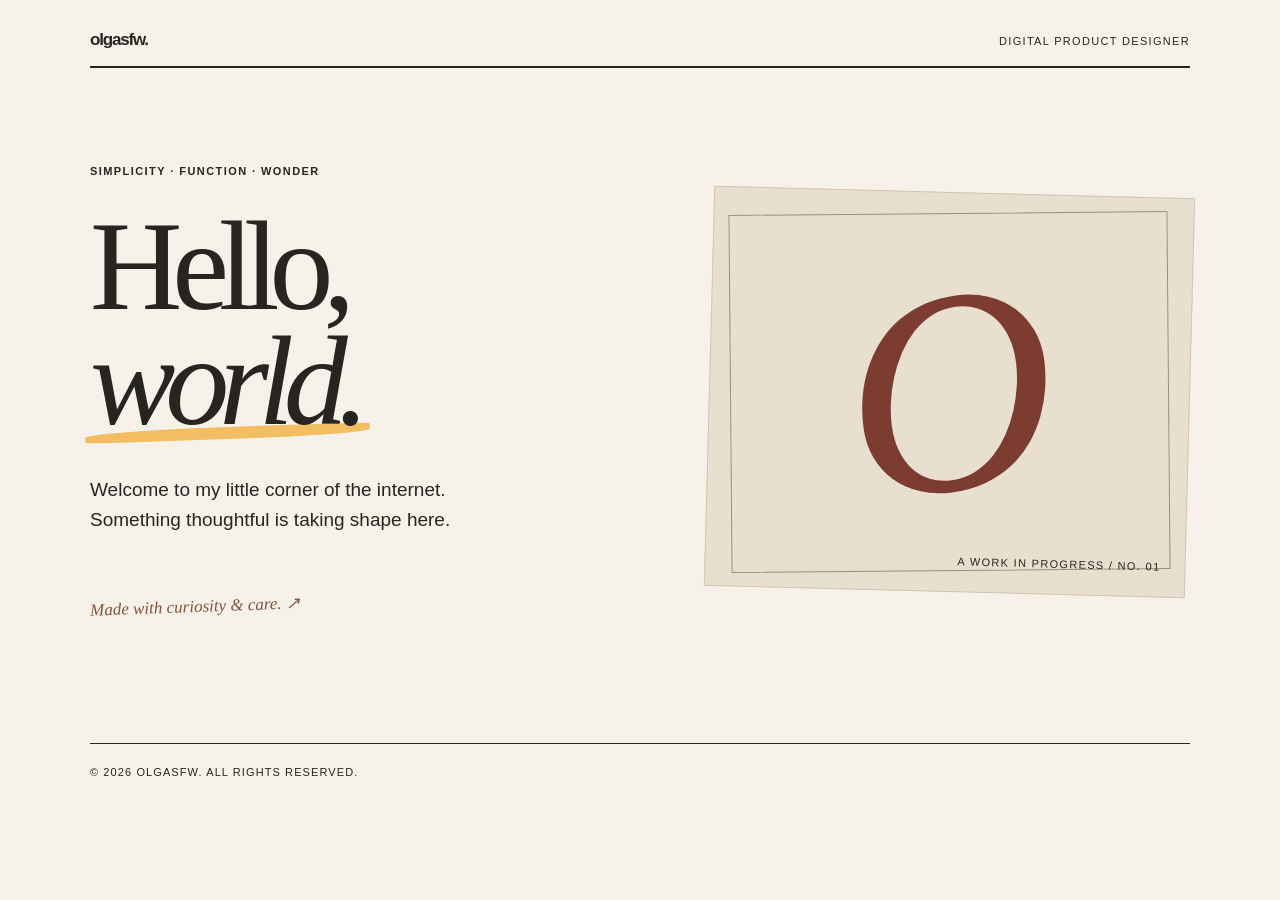
<file: index.html>
<!DOCTYPE html>
<html lang="en">
<head>
  <meta charset="UTF-8">
  <meta name="viewport" content="width=device-width, initial-scale=1">
  <title>Hello, world — olgasfw</title>
  <style>
    * { box-sizing: border-box; }
    body { margin: 0; color: #272522; background-color: #f6f2e9; background-image: repeating-linear-gradient(0deg, transparent, transparent 3px, rgba(75,65,50,.018) 4px); font-family: Georgia, serif; }
    .page { width: min(1100px, calc(100% - 48px)); margin: 0 auto; }
    header { display: flex; justify-content: space-between; align-items: baseline; padding: 30px 0 16px; border-bottom: 2px solid #272522; }
    .logo { font: bold 17px Arial, sans-serif; letter-spacing: -.07em; }
    .header-note { font: 11px Arial, sans-serif; letter-spacing: .12em; text-transform: uppercase; }
    main { min-height: 75vh; display: grid; grid-template-columns: 1.15fr 1fr; align-items: center; gap: 6%; padding: 48px 0 75px; }
    .eyebrow { font: bold 11px Arial, sans-serif; letter-spacing: .13em; text-transform: uppercase; }
    h1 { position: relative; font-size: clamp(72px, 10vw, 140px); letter-spacing: -.08em; line-height: .9; margin: 32px 0 36px; font-weight: normal; }
    h1 em { display: inline-block; position: relative; font-weight: normal; z-index: 0; }
    h1 em::after { content: ''; position: absolute; height: 12px; background: #f2bd63; left: -2%; right: -4%; bottom: 0; transform: rotate(-2deg); z-index: -1; border-radius: 50% 12% 45% 10%; }
    .intro { max-width: 390px; font: 19px/1.55 Arial, sans-serif; }
    .little-note { margin-top: 55px; font: italic 17px/1.4 Georgia, serif; color: #80543c; transform: rotate(-2deg); }
    .art { min-height: 400px; display: grid; place-items: center; position: relative; background: #e8dfcf; border: 1px solid #d2c5b2; transform: rotate(1.5deg); overflow: hidden; }
    .art::before { content: ''; position: absolute; inset: 20px; border: 1px solid #9e8f7b; transform: rotate(-2deg); }
    .art-letter { color: #7c3c31; font: italic 290px/.8 Georgia, serif; transform: rotate(-9deg); }
    .art-caption { position: absolute; right: 24px; bottom: 24px; font: 11px Arial, sans-serif; letter-spacing: .12em; text-transform: uppercase; }
    footer { border-top: 1px solid #272522; display: flex; justify-content: space-between; gap: 20px; padding: 22px 0 35px; font: 11px Arial, sans-serif; letter-spacing: .1em; text-transform: uppercase; }
    @media (max-width: 700px) { .page { width: calc(100% - 36px); } main { grid-template-columns: 1fr; gap: 35px; padding: 42px 0 65px; } .art { min-height: 320px; } .art-letter { font-size: 230px; } .little-note { margin-top: 35px; } footer { flex-direction: column; } }
  </style>
</head>
<body>
  <div class="page">
    <header><div class="logo">olgasfw.</div><div class="header-note">Digital Product Designer</div></header>
    <main>
      <section><p class="eyebrow">Simplicity · Function · Wonder</p><h1>Hello,<br><em>world.</em></h1><p class="intro">Welcome to my little corner of the internet. Something thoughtful is taking shape here.</p><p class="little-note">Made with curiosity &amp; care. ↗</p></section>
      <div class="art" aria-hidden="true"><span class="art-letter">O</span><span class="art-caption">A work in progress / No. 01</span></div>
    </main>
    <footer><span>© 2026 olgasfw. All rights reserved.</span></footer>
  </div>
</body>
</html>
</file>
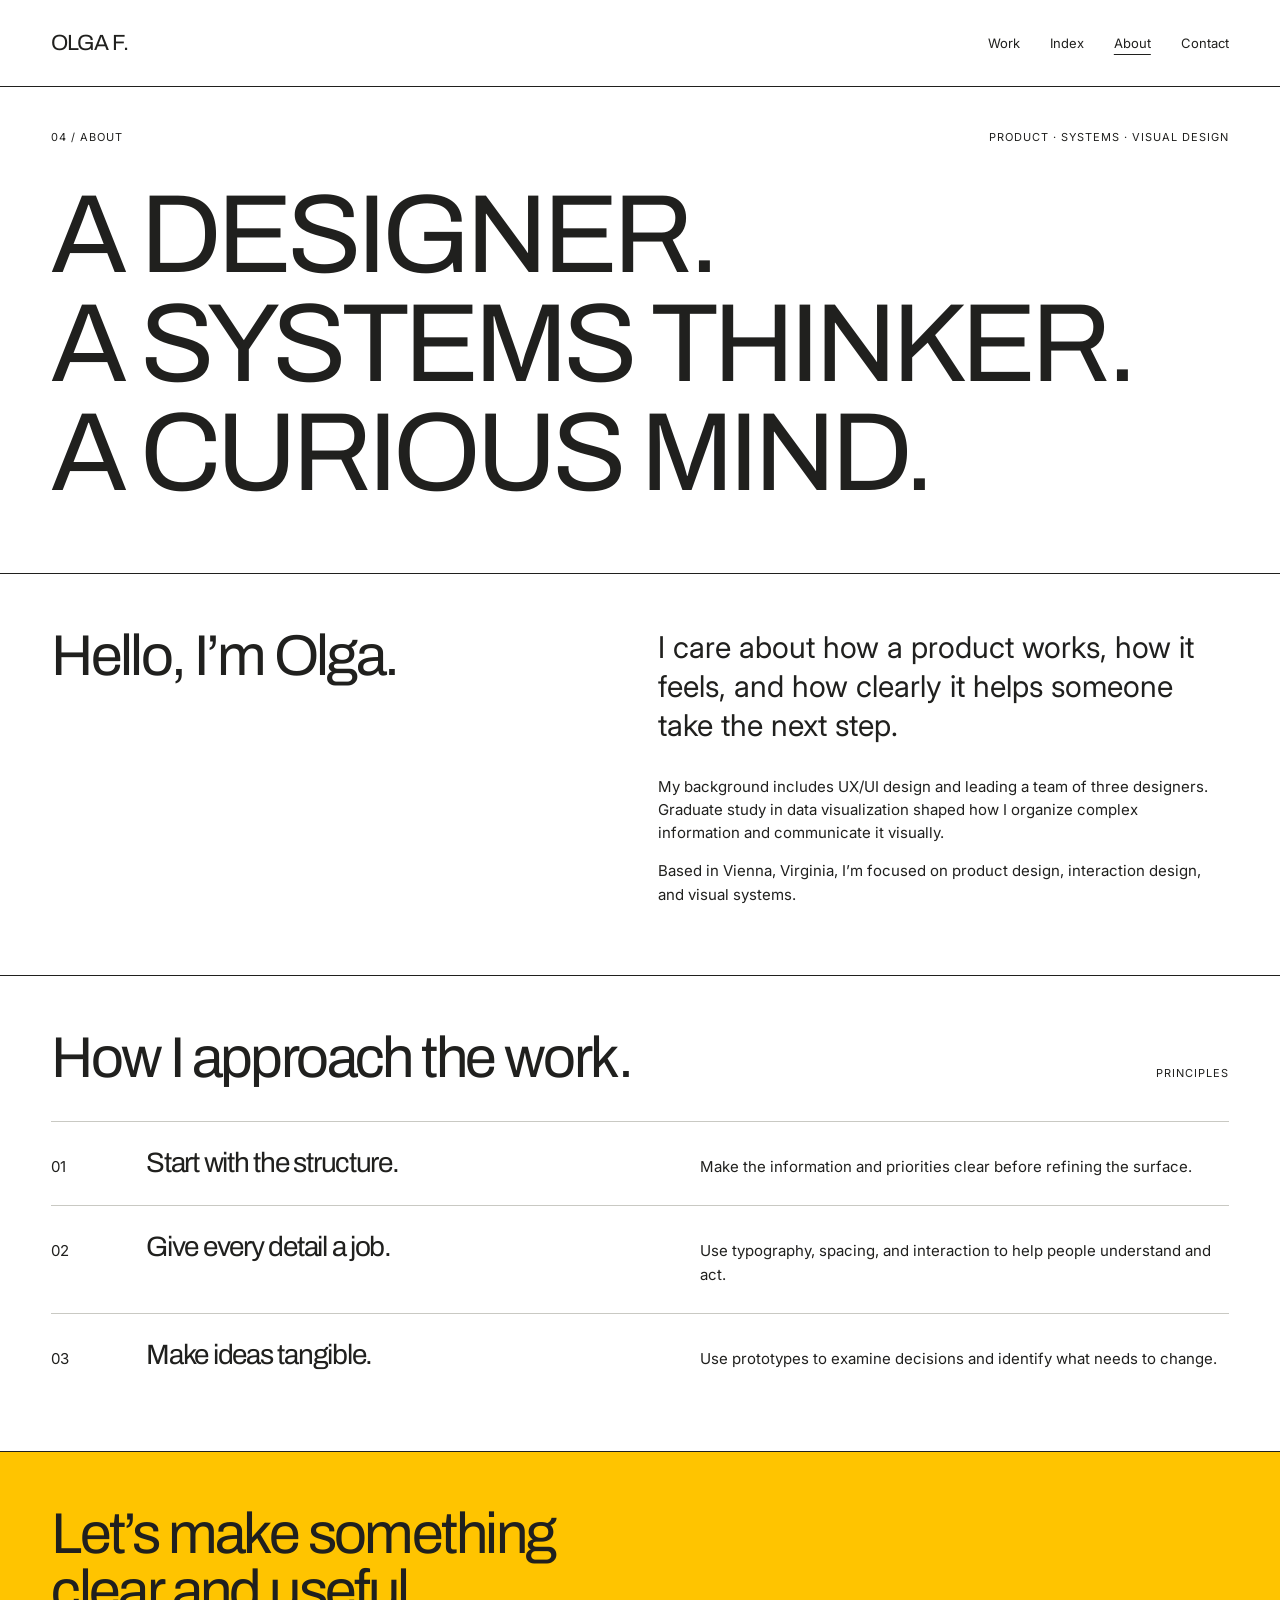
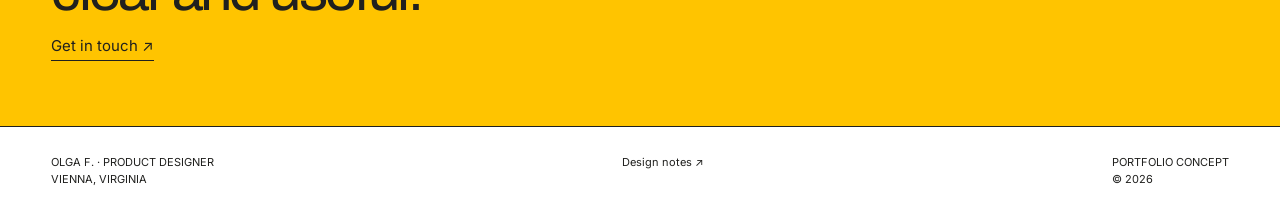
<file: about.html>
<!doctype html><html lang="en"><head><meta charset="utf-8"><meta name="viewport" content="width=device-width,initial-scale=1"><title>About — Olga / Product Designer</title><meta name="description" content="Olga’s product design portfolio concept. Clear interfaces, thoughtful systems, and an editorial approach."><link rel="stylesheet" href="style.css"></head><body><header><a class="brand" href="index.html">OLGA F.</a><button class="menu" aria-expanded="false" aria-controls="navigation">Menu +</button><nav id="navigation" aria-label="Main navigation"><a href="index.html" >Work</a><a href="projects.html" >Index</a><a href="about.html" aria-current="page">About</a><a href="contact.html" >Contact</a></nav></header><main><section class="hero"><div class="eyebrow"><span>04 / ABOUT</span><span>PRODUCT · SYSTEMS · VISUAL DESIGN</span></div><h1 class="about-title">A designer.<br>A systems thinker.<br>A curious mind.</h1></section><section class="section"><div class="columns"><h2>Hello, I’m Olga.</h2><div><p class="statement">I care about how a product works, how it feels, and how clearly it helps someone take the next step.</p><p>My background includes UX/UI design and leading a team of three designers. Graduate study in data visualization shaped how I organize complex information and communicate it visually.</p><p>Based in Vienna, Virginia, I’m focused on product design, interaction design, and visual systems.</p></div></div></section><section class="section"><div class="section-head"><h2>How I approach the work.</h2><span class="label">PRINCIPLES</span></div><div class="listrow"><span>01</span><h3>Start with the structure.</h3><p>Make the information and priorities clear before refining the surface.</p></div><div class="listrow"><span>02</span><h3>Give every detail a job.</h3><p>Use typography, spacing, and interaction to help people understand and act.</p></div><div class="listrow"><span>03</span><h3>Make ideas tangible.</h3><p>Use prototypes to examine decisions and identify what needs to change.</p></div></section><section class="section yellow"><h2>Let’s make something<br>clear and useful.</h2><p><a class="text-link" href="contact.html">Get in touch ↗</a></p></section></main><footer><span>OLGA F. · PRODUCT DESIGNER<br>VIENNA, VIRGINIA</span><a href="design.html">Design notes ↗</a><span>PORTFOLIO CONCEPT<br>© 2026</span></footer><script>document.querySelector('.menu').onclick=function(){const n=document.querySelector('nav');const open=n.classList.toggle('open');this.setAttribute('aria-expanded',open);this.textContent=open?'Close −':'Menu +';};</script></body></html>
</file>
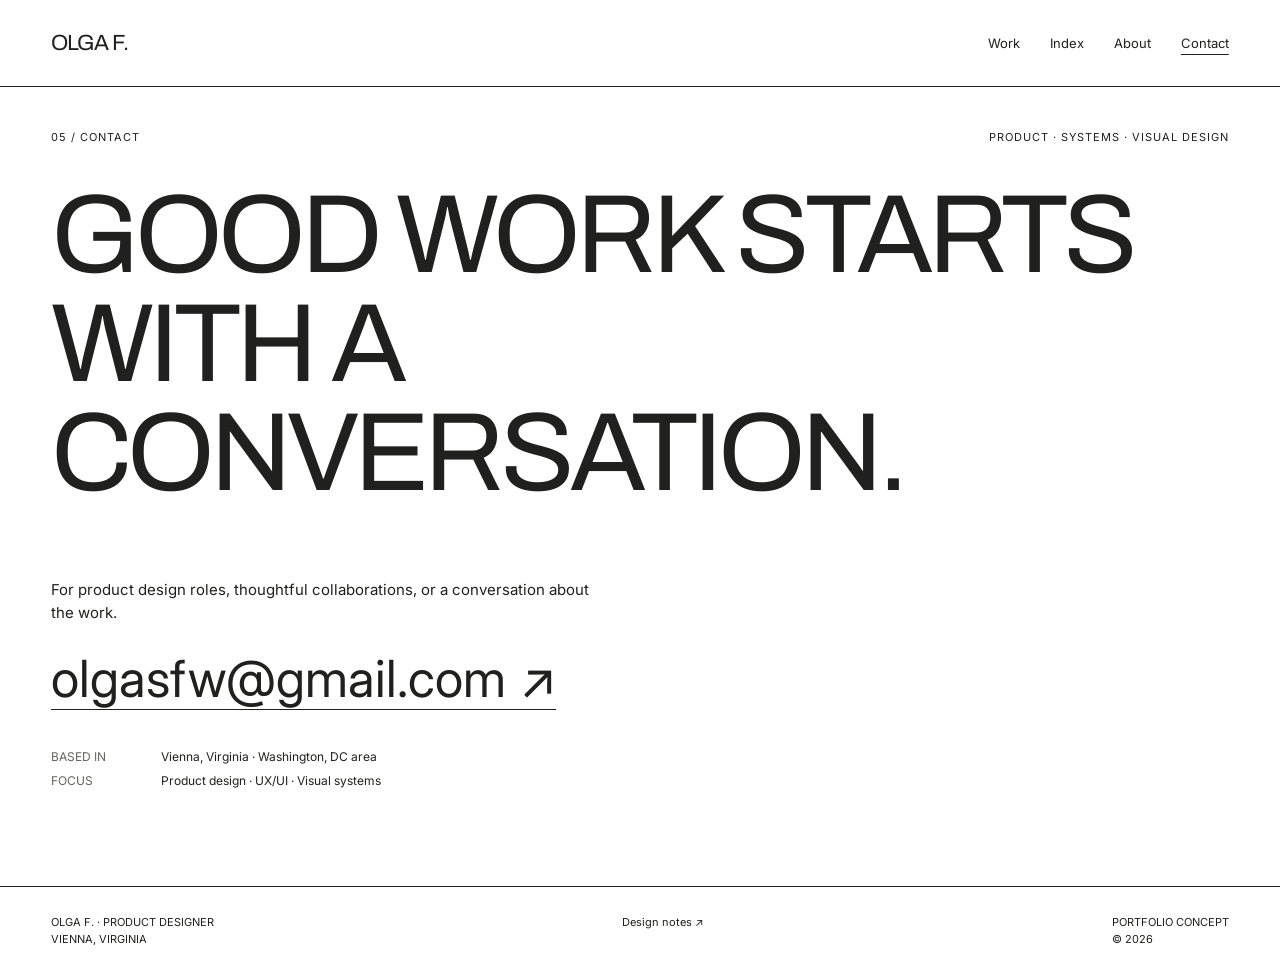
<file: contact.html>
<!doctype html><html lang="en"><head><meta charset="utf-8"><meta name="viewport" content="width=device-width,initial-scale=1"><title>Contact — Olga / Product Designer</title><meta name="description" content="Olga’s product design portfolio concept. Clear interfaces, thoughtful systems, and an editorial approach."><link rel="stylesheet" href="style.css"></head><body><header><a class="brand" href="index.html">OLGA F.</a><button class="menu" aria-expanded="false" aria-controls="navigation">Menu +</button><nav id="navigation" aria-label="Main navigation"><a href="index.html" >Work</a><a href="projects.html" >Index</a><a href="about.html" >About</a><a href="contact.html" aria-current="page">Contact</a></nav></header><main><section class="hero contact"><div class="eyebrow"><span>05 / CONTACT</span><span>PRODUCT · SYSTEMS · VISUAL DESIGN</span></div><h1>Good work starts<br>with a conversation.</h1><p>For product design roles, thoughtful collaborations, or a conversation about the work.</p><p><a class="email" href="mailto:olgasfw@gmail.com">olgasfw@gmail.com ↗</a></p><dl class="meta"><dt>Based in</dt><dd>Vienna, Virginia · Washington, DC area</dd><dt>Focus</dt><dd>Product design · UX/UI · Visual systems</dd></dl></section></main><footer><span>OLGA F. · PRODUCT DESIGNER<br>VIENNA, VIRGINIA</span><a href="design.html">Design notes ↗</a><span>PORTFOLIO CONCEPT<br>© 2026</span></footer><script>document.querySelector('.menu').onclick=function(){const n=document.querySelector('nav');const open=n.classList.toggle('open');this.setAttribute('aria-expanded',open);this.textContent=open?'Close −':'Menu +';};</script></body></html>
</file>
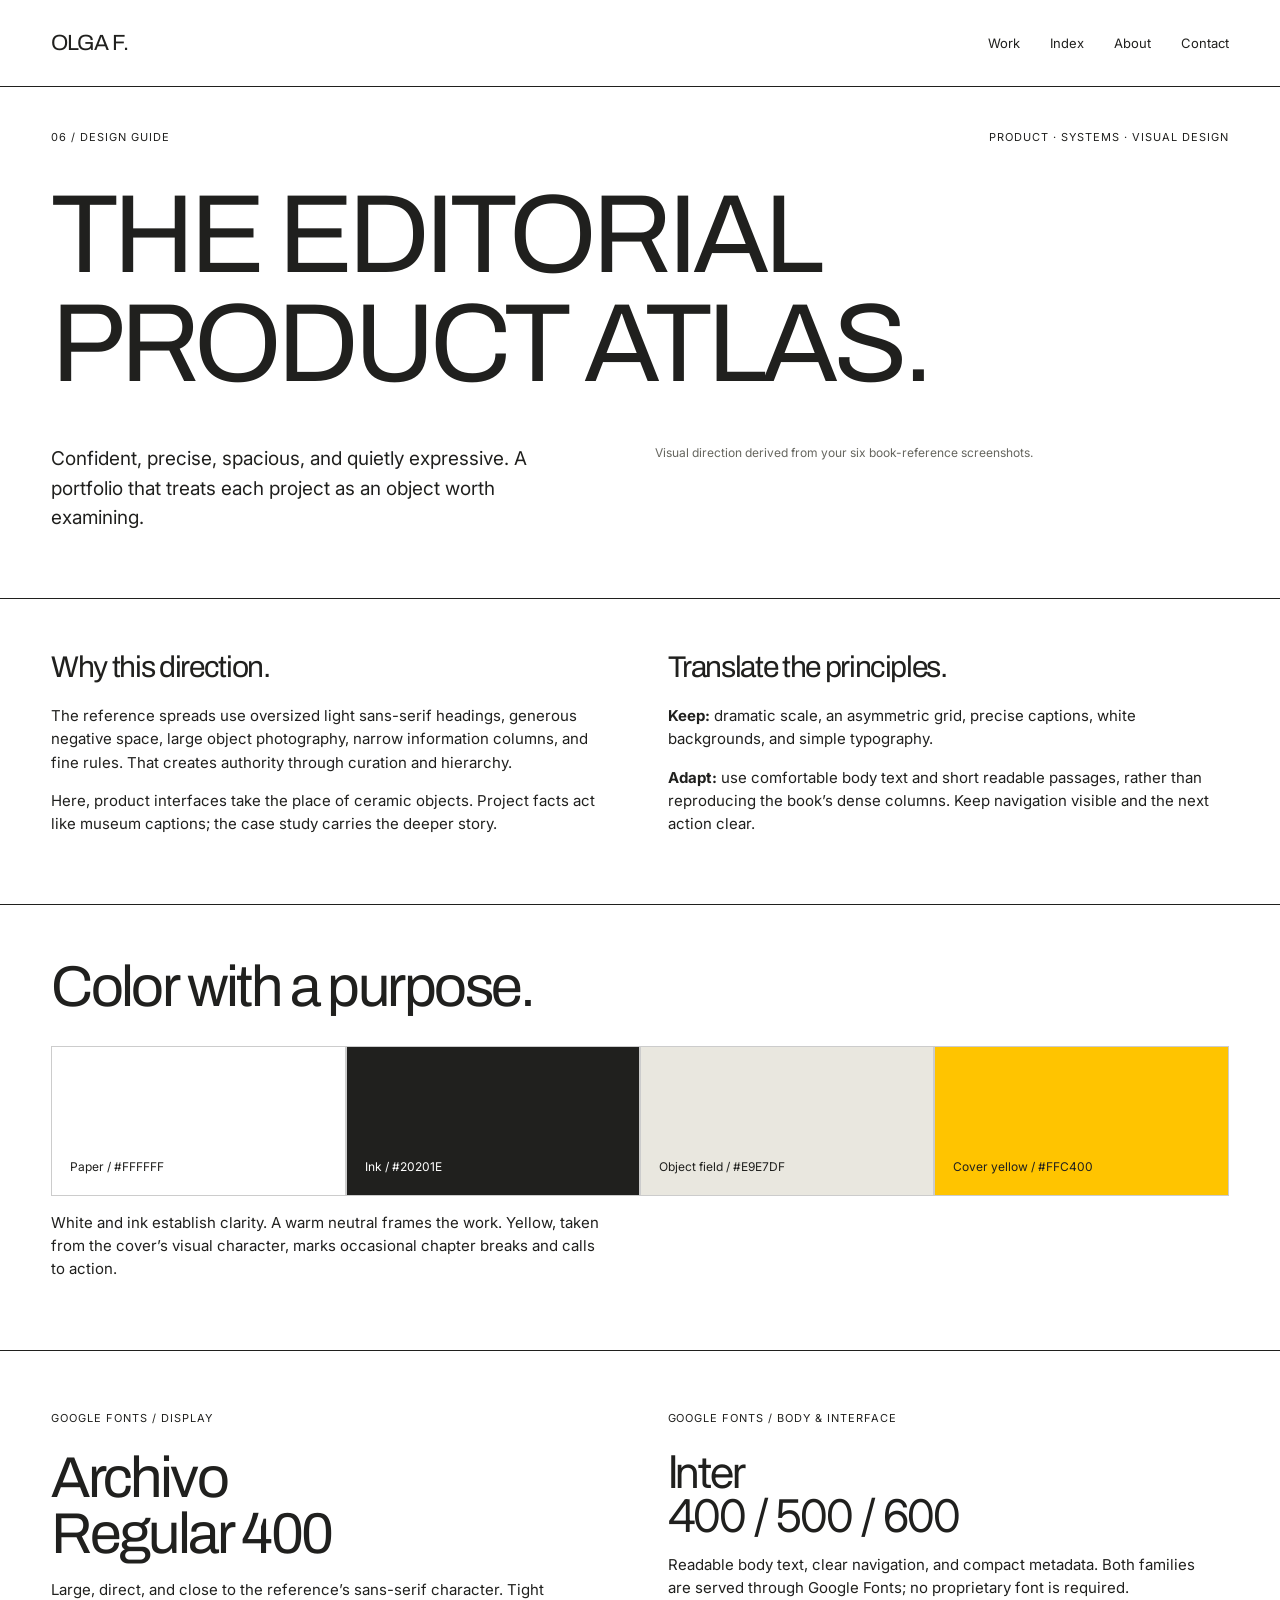
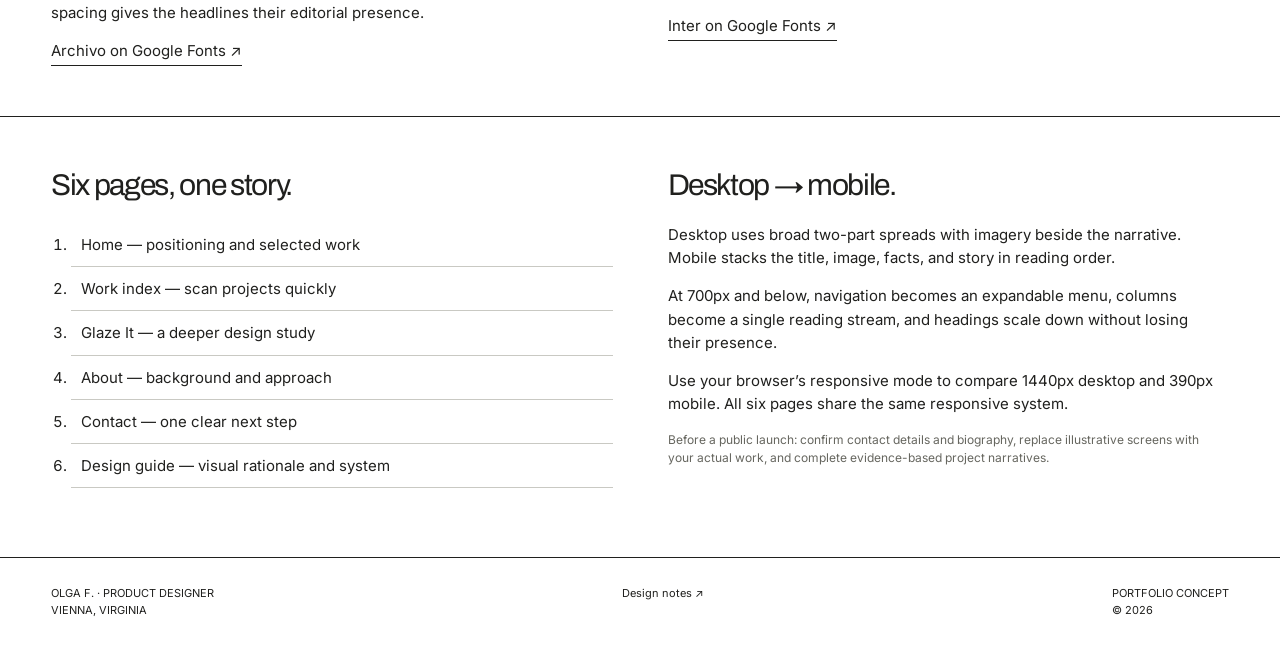
<file: design.html>
<!doctype html><html lang="en"><head><meta charset="utf-8"><meta name="viewport" content="width=device-width,initial-scale=1"><title>Design direction — Olga / Product Designer</title><meta name="description" content="Olga’s product design portfolio concept. Clear interfaces, thoughtful systems, and an editorial approach."><link rel="stylesheet" href="style.css"></head><body><header><a class="brand" href="index.html">OLGA F.</a><button class="menu" aria-expanded="false" aria-controls="navigation">Menu +</button><nav id="navigation" aria-label="Main navigation"><a href="index.html" >Work</a><a href="projects.html" >Index</a><a href="about.html" >About</a><a href="contact.html" >Contact</a></nav></header><main><section class="hero"><div class="eyebrow"><span>06 / DESIGN GUIDE</span><span>PRODUCT · SYSTEMS · VISUAL DESIGN</span></div><h1>The editorial<br>product atlas.</h1><div class="hero-bottom"><p>Confident, precise, spacious, and quietly expressive. A portfolio that treats each project as an object worth examining.</p><span class="note">Visual direction derived from your six book-reference screenshots.</span></div></section><section class="section guide-grid"><div><h3>Why this direction.</h3><p>The reference spreads use oversized light sans-serif headings, generous negative space, large object photography, narrow information columns, and fine rules. That creates authority through curation and hierarchy.</p><p>Here, product interfaces take the place of ceramic objects. Project facts act like museum captions; the case study carries the deeper story.</p></div><div><h3>Translate the principles.</h3><p><b>Keep:</b> dramatic scale, an asymmetric grid, precise captions, white backgrounds, and simple typography.</p><p><b>Adapt:</b> use comfortable body text and short readable passages, rather than reproducing the book’s dense columns. Keep navigation visible and the next action clear.</p></div></section><section class="section"><h2>Color with a purpose.</h2><div class="palette"><div class="color" style="background:#fff">Paper / #FFFFFF</div><div class="color" style="background:#20201e;color:#fff">Ink / #20201E</div><div class="color" style="background:#e9e7df">Object field / #E9E7DF</div><div class="color yellow">Cover yellow / #FFC400</div></div><p>White and ink establish clarity. A warm neutral frames the work. Yellow, taken from the cover’s visual character, marks occasional chapter breaks and calls to action.</p></section><section class="section guide-grid"><div><span class="label">GOOGLE FONTS / DISPLAY</span><h2 style="margin-top:22px">Archivo<br>Regular 400</h2><p>Large, direct, and close to the reference’s sans-serif character. Tight spacing gives the headlines their editorial presence.</p><a class="text-link" href="https://fonts.google.com/specimen/Archivo">Archivo on Google Fonts ↗</a></div><div><span class="label">GOOGLE FONTS / BODY & INTERFACE</span><h2 style="font-family:Inter;margin-top:22px;font-size:45px">Inter<br>400 / 500 / 600</h2><p>Readable body text, clear navigation, and compact metadata. Both families are served through Google Fonts; no proprietary font is required.</p><a class="text-link" href="https://fonts.google.com/specimen/Inter">Inter on Google Fonts ↗</a></div></section><section class="section guide-grid"><div><h3>Six pages, one story.</h3><ol class="page-list"><li>Home — positioning and selected work</li><li>Work index — scan projects quickly</li><li>Glaze It — a deeper design study</li><li>About — background and approach</li><li>Contact — one clear next step</li><li>Design guide — visual rationale and system</li></ol></div><div><h3>Desktop → mobile.</h3><p>Desktop uses broad two-part spreads with imagery beside the narrative. Mobile stacks the title, image, facts, and story in reading order.</p><p>At 700px and below, navigation becomes an expandable menu, columns become a single reading stream, and headings scale down without losing their presence.</p><p>Use your browser’s responsive mode to compare 1440px desktop and 390px mobile. All six pages share the same responsive system.</p><p class="note">Before a public launch: confirm contact details and biography, replace illustrative screens with your actual work, and complete evidence-based project narratives.</p></div></section></main><footer><span>OLGA F. · PRODUCT DESIGNER<br>VIENNA, VIRGINIA</span><a href="design.html">Design notes ↗</a><span>PORTFOLIO CONCEPT<br>© 2026</span></footer><script>document.querySelector('.menu').onclick=function(){const n=document.querySelector('nav');const open=n.classList.toggle('open');this.setAttribute('aria-expanded',open);this.textContent=open?'Close −':'Menu +';};</script></body></html>
</file>
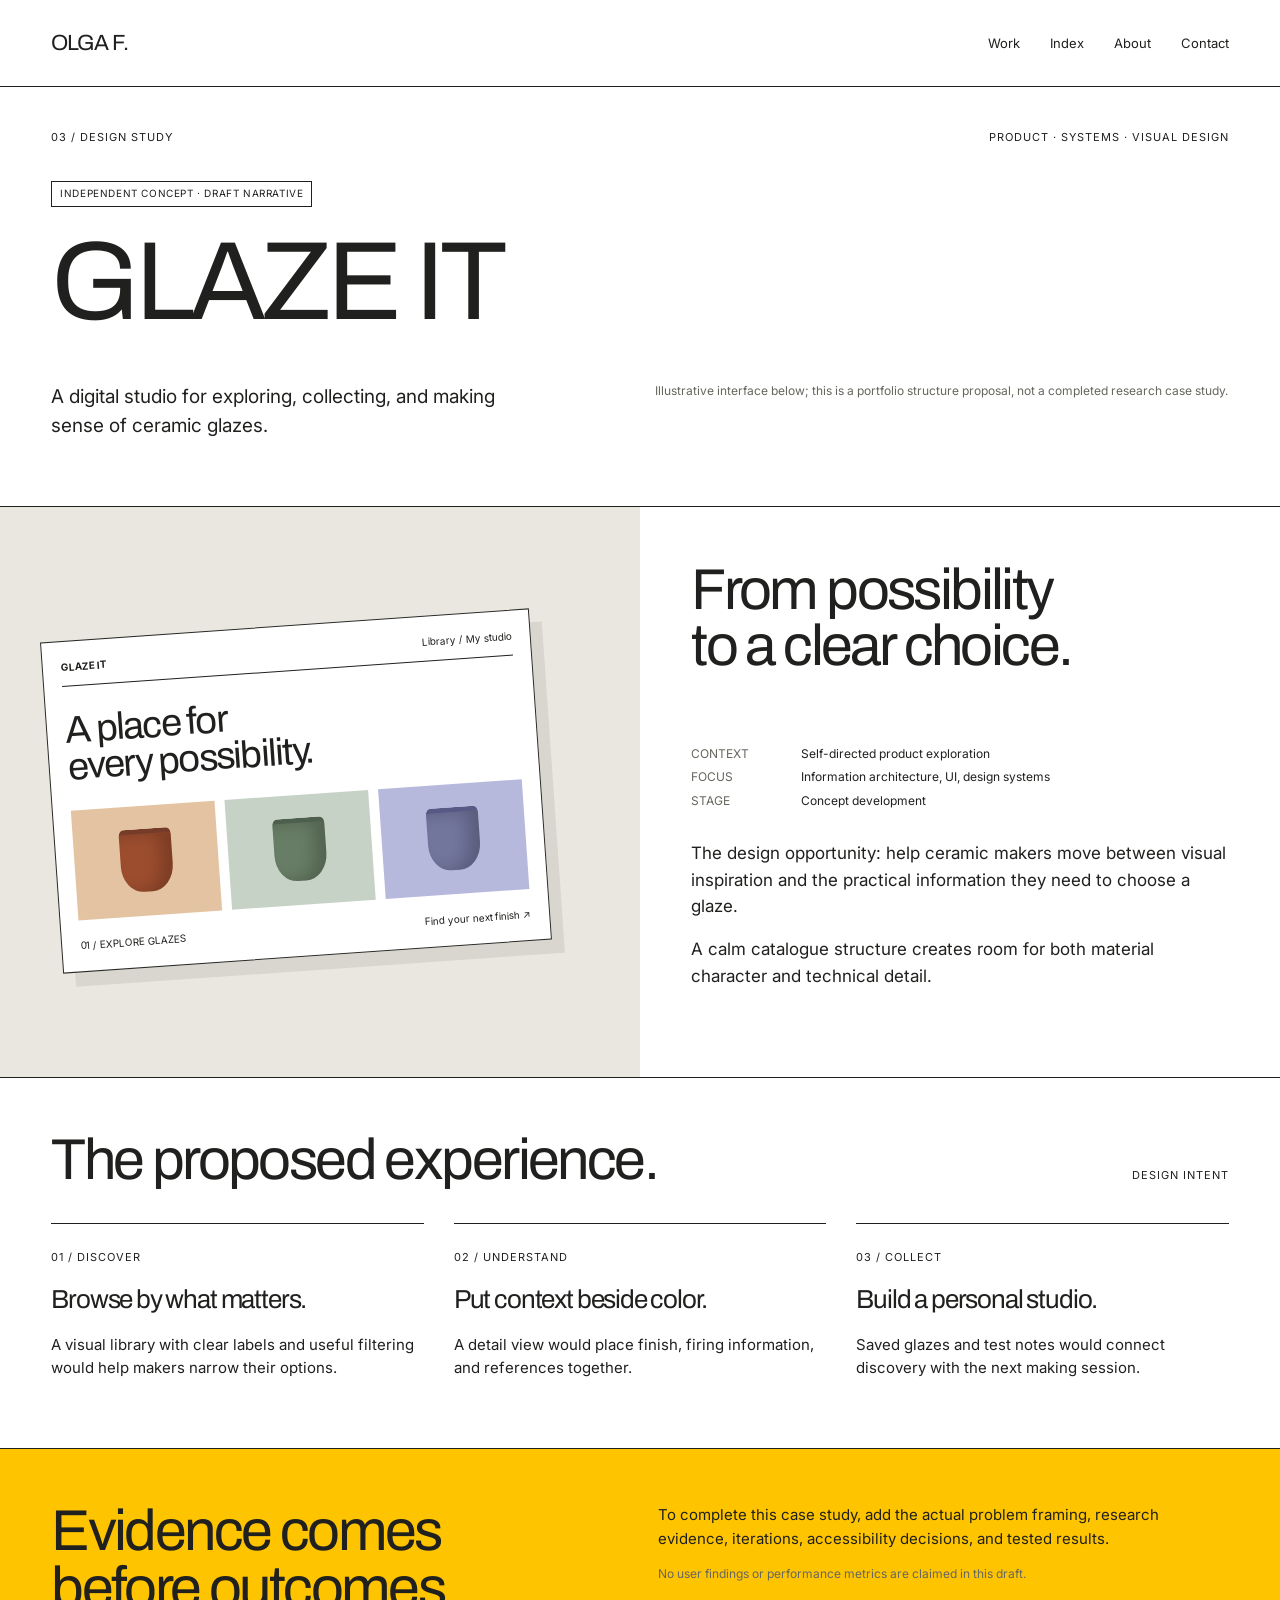
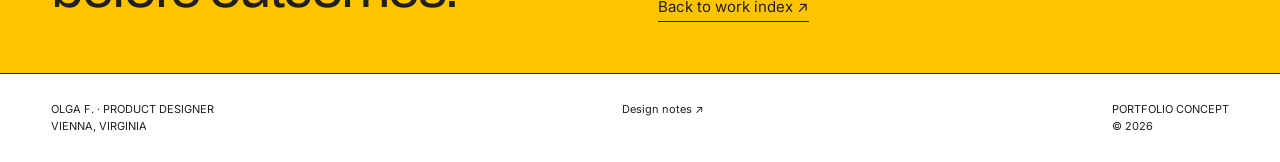
<file: glaze.html>
<!doctype html><html lang="en"><head><meta charset="utf-8"><meta name="viewport" content="width=device-width,initial-scale=1"><title>Glaze It — Olga / Product Designer</title><meta name="description" content="Olga’s product design portfolio concept. Clear interfaces, thoughtful systems, and an editorial approach."><link rel="stylesheet" href="style.css"></head><body><header><a class="brand" href="index.html">OLGA F.</a><button class="menu" aria-expanded="false" aria-controls="navigation">Menu +</button><nav id="navigation" aria-label="Main navigation"><a href="index.html" >Work</a><a href="projects.html" >Index</a><a href="about.html" >About</a><a href="contact.html" >Contact</a></nav></header><main><section class="hero"><div class="eyebrow"><span>03 / DESIGN STUDY</span><span>PRODUCT · SYSTEMS · VISUAL DESIGN</span></div><span class="badge">Independent concept · Draft narrative</span><h1>GLAZE IT</h1><div class="hero-bottom"><p>A digital studio for exploring, collecting, and making sense of ceramic glazes.</p><span class="note">Illustrative interface below; this is a portfolio structure proposal, not a completed research case study.</span></div></section><section class="spread"><div class="art-big"><div class="screen" aria-label="Illustrative Glaze It interface"><div class="screen-top"><b>GLAZE IT</b><span>Library / My studio</span></div><h3>A place for<br>every possibility.</h3><div class="swatches"><div class="tile"><div class="pot"></div></div><div class="tile"><div class="pot"></div></div><div class="tile"><div class="pot"></div></div></div><div class="screen-foot"><span>01 / EXPLORE GLAZES</span><span>Find your next finish ↗</span></div></div></div><div class="bodycopy"><h2>From possibility<br>to a clear choice.</h2><dl class="meta"><dt>Context</dt><dd>Self-directed product exploration</dd><dt>Focus</dt><dd>Information architecture, UI, design systems</dd><dt>Stage</dt><dd>Concept development</dd></dl><p>The design opportunity: help ceramic makers move between visual inspiration and the practical information they need to choose a glaze.</p><p>A calm catalogue structure creates room for both material character and technical detail.</p></div></section><section class="section"><div class="section-head"><h2>The proposed experience.</h2><span class="label">DESIGN INTENT</span></div><div class="process"><article><span class="label">01 / DISCOVER</span><h3>Browse by what matters.</h3><p>A visual library with clear labels and useful filtering would help makers narrow their options.</p></article><article><span class="label">02 / UNDERSTAND</span><h3>Put context beside color.</h3><p>A detail view would place finish, firing information, and references together.</p></article><article><span class="label">03 / COLLECT</span><h3>Build a personal studio.</h3><p>Saved glazes and test notes would connect discovery with the next making session.</p></article></div></section><section class="section yellow"><div class="columns"><h2>Evidence comes<br>before outcomes.</h2><div><p>To complete this case study, add the actual problem framing, research evidence, iterations, accessibility decisions, and tested results.</p><p class="note">No user findings or performance metrics are claimed in this draft.</p><a class="text-link" href="projects.html">Back to work index ↗</a></div></div></section></main><footer><span>OLGA F. · PRODUCT DESIGNER<br>VIENNA, VIRGINIA</span><a href="design.html">Design notes ↗</a><span>PORTFOLIO CONCEPT<br>© 2026</span></footer><script>document.querySelector('.menu').onclick=function(){const n=document.querySelector('nav');const open=n.classList.toggle('open');this.setAttribute('aria-expanded',open);this.textContent=open?'Close −':'Menu +';};</script></body></html>
</file>
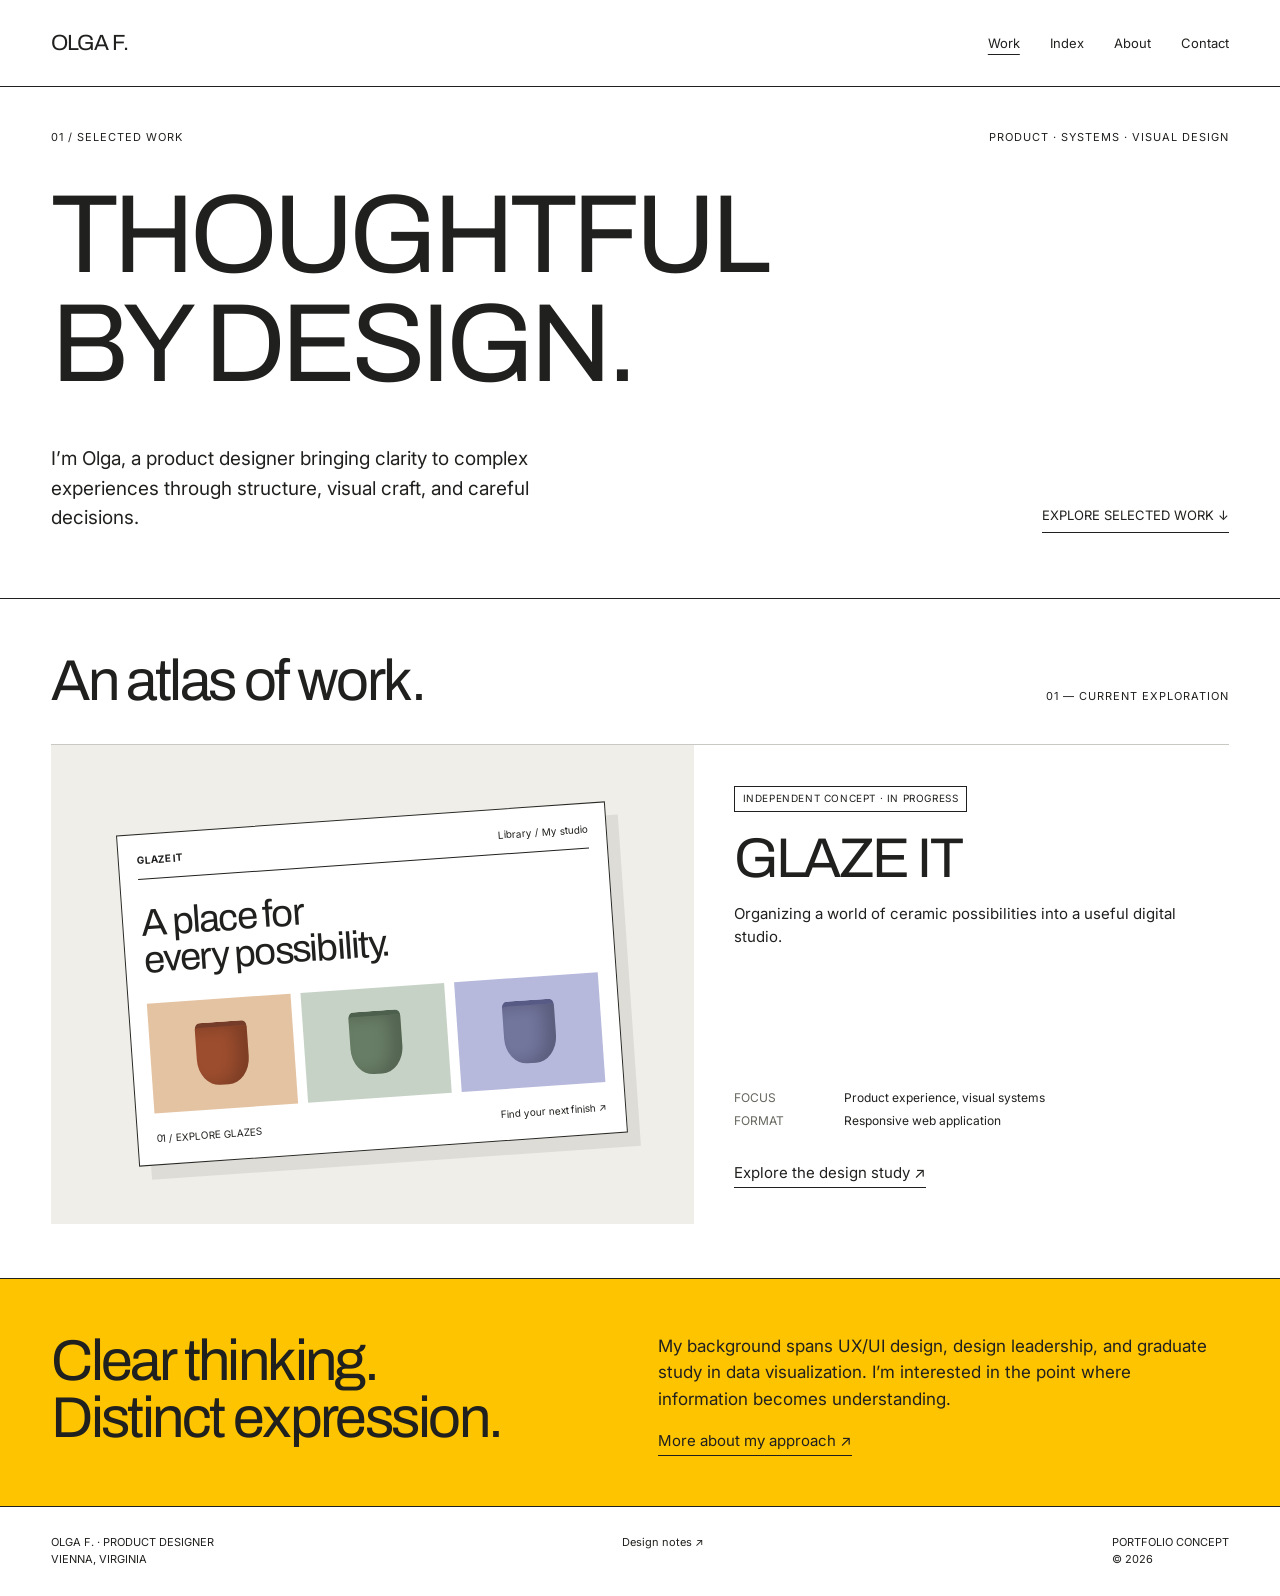
<file: index2.html>
<!doctype html><html lang="en"><head><meta charset="utf-8"><meta name="viewport" content="width=device-width,initial-scale=1"><title>Selected work — Olga / Product Designer</title><meta name="description" content="Olga’s product design portfolio concept. Clear interfaces, thoughtful systems, and an editorial approach."><link rel="stylesheet" href="style.css"></head><body><header><a class="brand" href="index.html">OLGA F.</a><button class="menu" aria-expanded="false" aria-controls="navigation">Menu +</button><nav id="navigation" aria-label="Main navigation"><a href="index.html" aria-current="page">Work</a><a href="projects.html" >Index</a><a href="about.html" >About</a><a href="contact.html" >Contact</a></nav></header><main><section class="hero"><div class="eyebrow"><span>01 / SELECTED WORK</span><span>PRODUCT · SYSTEMS · VISUAL DESIGN</span></div><h1>Thoughtful<br>by design.</h1><div class="hero-bottom"><p>I’m Olga, a product designer bringing clarity to complex experiences through structure, visual craft, and careful decisions.</p><a class="index-link" href="#selected">EXPLORE SELECTED WORK ↓</a></div></section><section class="section" id="selected"><div class="section-head"><h2>An atlas of work.</h2><span class="label">01 — CURRENT EXPLORATION</span></div><a class="project" href="glaze.html"><div class="project-art"><div class="screen" aria-label="Illustrative Glaze It interface"><div class="screen-top"><b>GLAZE IT</b><span>Library / My studio</span></div><h3>A place for<br>every possibility.</h3><div class="swatches"><div class="tile"><div class="pot"></div></div><div class="tile"><div class="pot"></div></div><div class="tile"><div class="pot"></div></div></div><div class="screen-foot"><span>01 / EXPLORE GLAZES</span><span>Find your next finish ↗</span></div></div></div><div class="project-info"><div><span class="badge">Independent concept · In progress</span><h2>GLAZE IT</h2><p>Organizing a world of ceramic possibilities into a useful digital studio.</p></div><div><dl class="meta"><dt>Focus</dt><dd>Product experience, visual systems</dd><dt>Format</dt><dd>Responsive web application</dd></dl><span class="text-link">Explore the design study ↗</span></div></div></a></section><section class="section yellow"><div class="columns"><h2>Clear thinking.<br>Distinct expression.</h2><div><p class="bodycopy">My background spans UX/UI design, design leadership, and graduate study in data visualization. I’m interested in the point where information becomes understanding.</p><a class="text-link" href="about.html">More about my approach ↗</a></div></div></section></main><footer><span>OLGA F. · PRODUCT DESIGNER<br>VIENNA, VIRGINIA</span><a href="design.html">Design notes ↗</a><span>PORTFOLIO CONCEPT<br>© 2026</span></footer><script>document.querySelector('.menu').onclick=function(){const n=document.querySelector('nav');const open=n.classList.toggle('open');this.setAttribute('aria-expanded',open);this.textContent=open?'Close −':'Menu +';};</script></body></html>
</file>
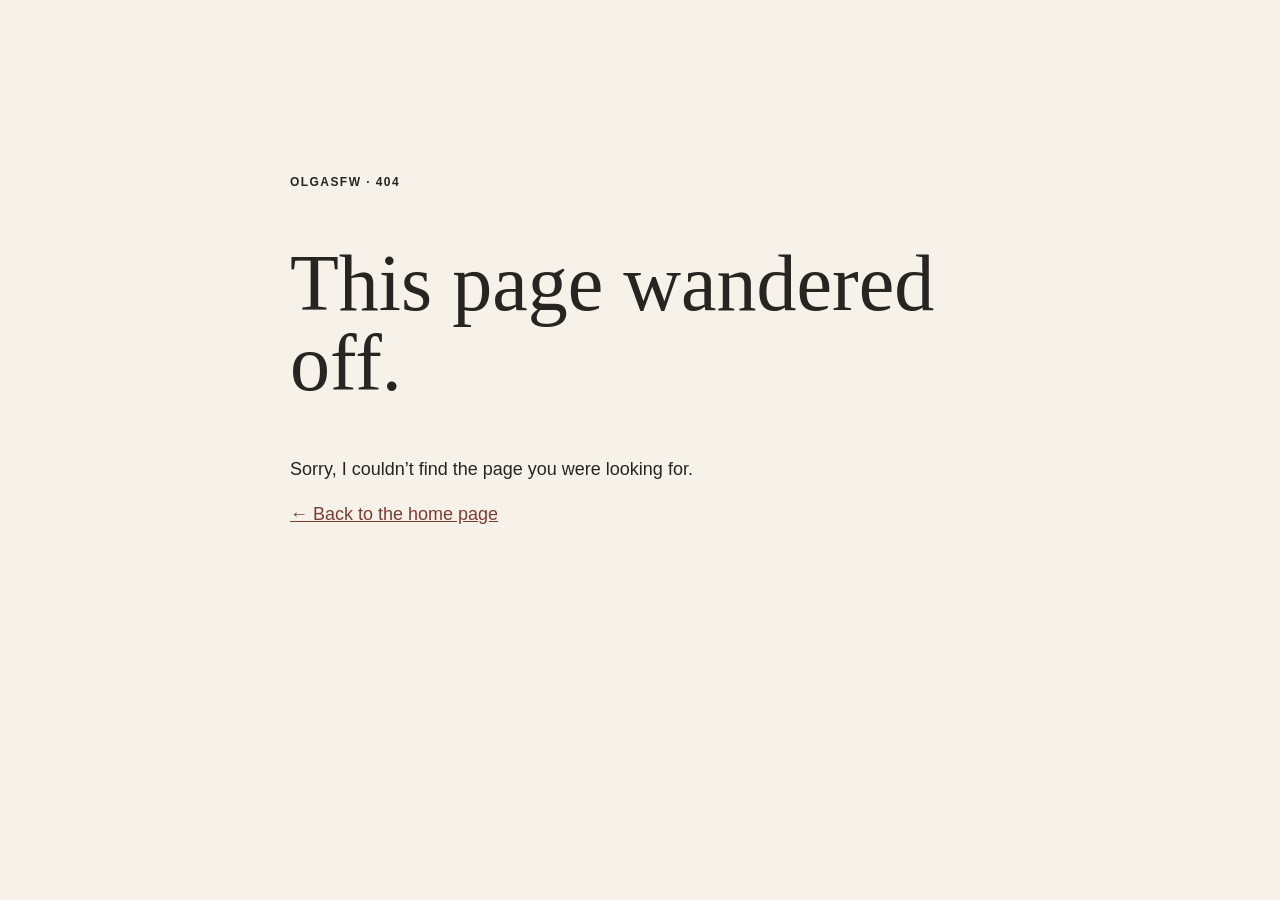
<file: preview.html>
<!DOCTYPE html>
<html lang="en">
<head>
  <meta charset="UTF-8">
  <meta name="viewport" content="width=device-width, initial-scale=1">
  <title>Page not found | olgasfw</title>
  <style>
    body {
      margin: 0;
      padding: 40px 24px;
      background: #f6f2e9;
      color: #272522;
      font-family: Georgia, serif;
    }

    main {
      max-width: 700px;
      margin: 15vh auto;
    }

    .label {
      font: bold 12px Arial, sans-serif;
      letter-spacing: 0.12em;
      text-transform: uppercase;
    }

    h1 {
      font-size: clamp(48px, 8vw, 80px);
      line-height: 1;
      font-weight: normal;
    }

    p {
      font: 18px/1.5 Arial, sans-serif;
    }

    a {
      color: #7c3c31;
    }
  </style>
</head>
<body>
  <main>
    <p class="label">olgasfw · 404</p>
    <h1>This page wandered off.</h1>
    <p>Sorry, I couldn’t find the page you were looking for.</p>
    <p><a href="/">← Back to the home page</a></p>
  </main>
</body>
</html>
</file>
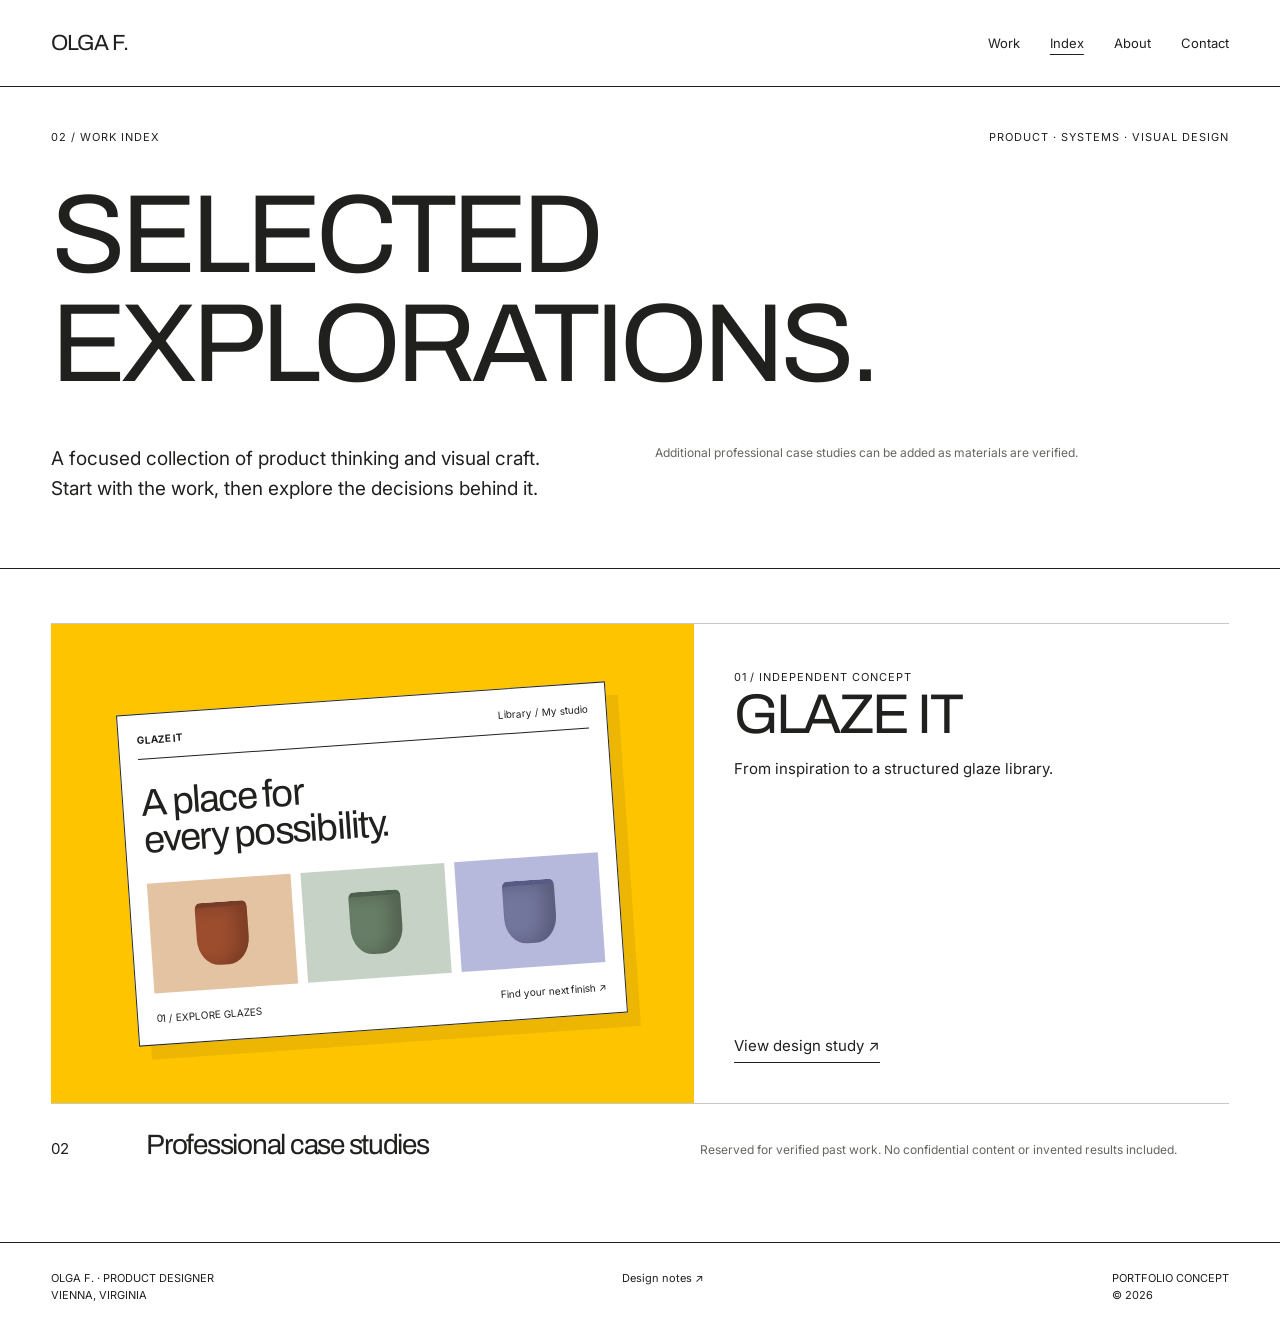
<file: projects.html>
<!doctype html><html lang="en"><head><meta charset="utf-8"><meta name="viewport" content="width=device-width,initial-scale=1"><title>Work index — Olga / Product Designer</title><meta name="description" content="Olga’s product design portfolio concept. Clear interfaces, thoughtful systems, and an editorial approach."><link rel="stylesheet" href="style.css"></head><body><header><a class="brand" href="index.html">OLGA F.</a><button class="menu" aria-expanded="false" aria-controls="navigation">Menu +</button><nav id="navigation" aria-label="Main navigation"><a href="index.html" >Work</a><a href="projects.html" aria-current="page">Index</a><a href="about.html" >About</a><a href="contact.html" >Contact</a></nav></header><main><section class="hero"><div class="eyebrow"><span>02 / WORK INDEX</span><span>PRODUCT · SYSTEMS · VISUAL DESIGN</span></div><h1>Selected<br>explorations.</h1><div class="hero-bottom"><p>A focused collection of product thinking and visual craft. Start with the work, then explore the decisions behind it.</p><span class="note">Additional professional case studies can be added as materials are verified.</span></div></section><section class="section"><a class="project" href="glaze.html"><div class="project-art yellow"><div class="screen" aria-label="Illustrative Glaze It interface"><div class="screen-top"><b>GLAZE IT</b><span>Library / My studio</span></div><h3>A place for<br>every possibility.</h3><div class="swatches"><div class="tile"><div class="pot"></div></div><div class="tile"><div class="pot"></div></div><div class="tile"><div class="pot"></div></div></div><div class="screen-foot"><span>01 / EXPLORE GLAZES</span><span>Find your next finish ↗</span></div></div></div><div class="project-info"><div><span class="label">01 / INDEPENDENT CONCEPT</span><h2>GLAZE IT</h2><p>From inspiration to a structured glaze library.</p></div><span class="text-link">View design study ↗</span></div></a><div class="listrow"><span>02</span><h3>Professional case studies</h3><p class="note">Reserved for verified past work. No confidential content or invented results included.</p></div></section></main><footer><span>OLGA F. · PRODUCT DESIGNER<br>VIENNA, VIRGINIA</span><a href="design.html">Design notes ↗</a><span>PORTFOLIO CONCEPT<br>© 2026</span></footer><script>document.querySelector('.menu').onclick=function(){const n=document.querySelector('nav');const open=n.classList.toggle('open');this.setAttribute('aria-expanded',open);this.textContent=open?'Close −':'Menu +';};</script></body></html>
</file>
<file: style.css>
@import url('https://fonts.googleapis.com/css2?family=Archivo:wght@400;500;600&family=Inter:wght@400;500;600&display=swap');
:root{--ink:#20201e;--paper:#fff;--line:#c9c9c3;--yellow:#ffc400;--quiet:#66665f}*{box-sizing:border-box}body{margin:0;background:var(--paper);color:var(--ink);font-family:Inter,Arial,sans-serif;font-size:15px;line-height:1.55}a{color:inherit;text-decoration:none}a:hover{text-decoration:underline;text-underline-offset:5px}a:focus-visible,button:focus-visible{outline:3px solid #755800;outline-offset:5px}header{padding:26px 4%;display:flex;justify-content:space-between;border-bottom:1px solid var(--ink);align-items:center}.brand{font-family:Archivo,sans-serif;font-size:22px;letter-spacing:-1px}nav{display:flex;gap:30px;font-size:13px}nav a[aria-current=page]{text-decoration:underline;text-underline-offset:6px}.menu{display:none}main{max-width:1600px;margin:auto}.eyebrow,.label{font-size:11px;letter-spacing:.09em;text-transform:uppercase}.eyebrow{display:flex;justify-content:space-between;margin-bottom:34px}h1,h2,h3{font-family:Archivo,sans-serif;font-weight:400;line-height:.98;letter-spacing:-.045em;margin:0}h1{font-size:clamp(58px,8.7vw,144px);text-transform:uppercase}h2{font-size:clamp(36px,4.5vw,74px)}h3{font-size:30px}p{max-width:550px}.hero{padding:42px 4% 65px}.hero-bottom{display:grid;grid-template-columns:1fr 1fr;gap:30px;margin-top:46px}.hero-bottom p{font-size:19px;margin:0;max-width:490px}.index-link{align-self:end;justify-self:end;border-bottom:1px solid;padding-bottom:7px;font-size:13px}.section{padding:54px 4%;border-top:1px solid var(--ink)}.section-head{display:flex;justify-content:space-between;align-items:baseline;margin-bottom:35px}.project{display:grid;grid-template-columns:1.2fr 1fr;min-height:480px;border-top:1px solid var(--line)}.project-art{background:#f0eee8;display:flex;align-items:center;justify-content:center;padding:50px;min-width:0}.project-info{padding:40px;display:flex;flex-direction:column;justify-content:space-between}.project-info h2{font-size:56px}.meta{display:grid;grid-template-columns:90px 1fr;font-size:12px;gap:5px 20px;margin:30px 0}.meta dt{text-transform:uppercase;color:var(--quiet)}.meta dd{margin:0}.text-link{border-bottom:1px solid;width:fit-content;padding-bottom:5px}.screen{width:100%;max-width:490px;background:#fff;border:1px solid #292925;box-shadow:12px 14px 0 #20201e15;padding:18px;transform:rotate(-4deg)}.screen-top{font-size:10px;display:flex;justify-content:space-between;border-bottom:1px solid;padding-bottom:10px}.screen h3{font-size:38px;margin:25px 0}.swatches{display:grid;grid-template-columns:repeat(3,1fr);gap:10px}.tile{background:#e4c3a2;height:110px;display:flex;justify-content:center;align-items:center}.tile:nth-child(2){background:#c7d2c7}.tile:nth-child(3){background:#b7b9dc}.pot{width:52px;height:63px;background:#9c4d2e;border-radius:10% 10% 42% 42%;box-shadow:inset -12px 0 15px #0003;border-top:5px solid #753d29}.tile:nth-child(2) .pot{background:#687d65;border-color:#4d604d}.tile:nth-child(3) .pot{background:#72759c;border-color:#575a84}.screen-foot{font-size:10px;margin-top:18px;display:flex;justify-content:space-between}.yellow{background:var(--yellow)}.spread{display:grid;grid-template-columns:1fr 1fr;border-top:1px solid}.spread>div{padding:55px 8%}.spread .art-big{min-height:570px;background:#e9e7df;display:flex;align-items:center}.bodycopy{font-size:17px}.bodycopy h2{margin-bottom:70px}.columns{display:grid;grid-template-columns:1fr 1fr;gap:35px}.columns p{margin-top:0}.note{font-size:12px;color:var(--quiet)}.number{font-family:Archivo;font-size:100px;line-height:1}.listrow{display:grid;grid-template-columns:70px 1fr 1fr;gap:25px;padding:27px 0;border-top:1px solid var(--line);align-items:baseline}.listrow h3{font-size:28px}.listrow p{margin:0}.about-title{max-width:1100px}.statement{font-size:30px;max-width:720px;line-height:1.3}.contact{min-height:70vh}.contact h1{margin-bottom:70px}.email{font-size:clamp(23px,4vw,60px);border-bottom:1px solid;overflow-wrap:anywhere}.palette{display:grid;grid-template-columns:repeat(4,1fr);margin-top:30px}.color{height:150px;padding:18px;display:flex;align-items:end;border:1px solid #ccc;font-size:12px}.guide-grid{display:grid;grid-template-columns:1fr 1fr;gap:55px}.guide-grid h3{margin-bottom:22px}.page-list{padding-left:20px}.page-list li{padding:10px;border-bottom:1px solid var(--line)}footer{padding:27px 4%;border-top:1px solid;display:flex;justify-content:space-between;font-size:11px}.badge{display:inline-block;padding:4px 8px;border:1px solid;font-size:10px;text-transform:uppercase;letter-spacing:.06em;margin-bottom:20px}.big-rule{height:16px;background:var(--ink);margin-top:50px}.mobile-note{font-size:12px}.arrow{font-size:26px}.process{display:grid;grid-template-columns:repeat(3,1fr);gap:30px}.process article{border-top:1px solid;padding-top:20px}.process h3{margin:20px 0;font-size:26px}button{font:inherit;background:none;border:0;color:inherit;cursor:pointer}
@media(max-width:700px){header{padding:20px 6%;flex-wrap:wrap;gap:20px}.menu{display:block;font-size:13px}nav{display:none;flex-basis:100%;flex-wrap:wrap;gap:17px}nav.open{display:flex}.hero,.section{padding:32px 6% 40px}.eyebrow{font-size:9px;margin-bottom:40px;gap:20px}h1{font-size:clamp(47px,12.4vw,80px)}.hero-bottom,.project,.spread,.guide-grid,.columns{grid-template-columns:1fr}.hero-bottom{margin-top:32px;gap:30px}.hero-bottom p{font-size:17px}.index-link{justify-self:start}.project-art{padding:38px 27px;min-height:300px}.project-info{padding:30px 0 40px;gap:25px}.project-info h2{font-size:45px}.project{min-height:0}.section-head{gap:20px}.section-head h2{font-size:36px}.spread>div{padding:35px 6%}.spread .art-big{min-height:360px}.bodycopy h2{margin-bottom:35px}.listrow{grid-template-columns:35px 1fr;gap:12px}.listrow p{grid-column:2}.statement{font-size:25px}.palette{grid-template-columns:1fr 1fr}.color{height:110px}.process{grid-template-columns:1fr}.contact{min-height:65vh}.contact h1{margin-bottom:45px}footer{padding:25px 6%;gap:20px}.screen h3{font-size:28px}.tile{height:82px}.pot{width:38px;height:49px}.contact .email{font-size:24px}.section-head .label{font-size:9px;white-space:nowrap}}
</file>
